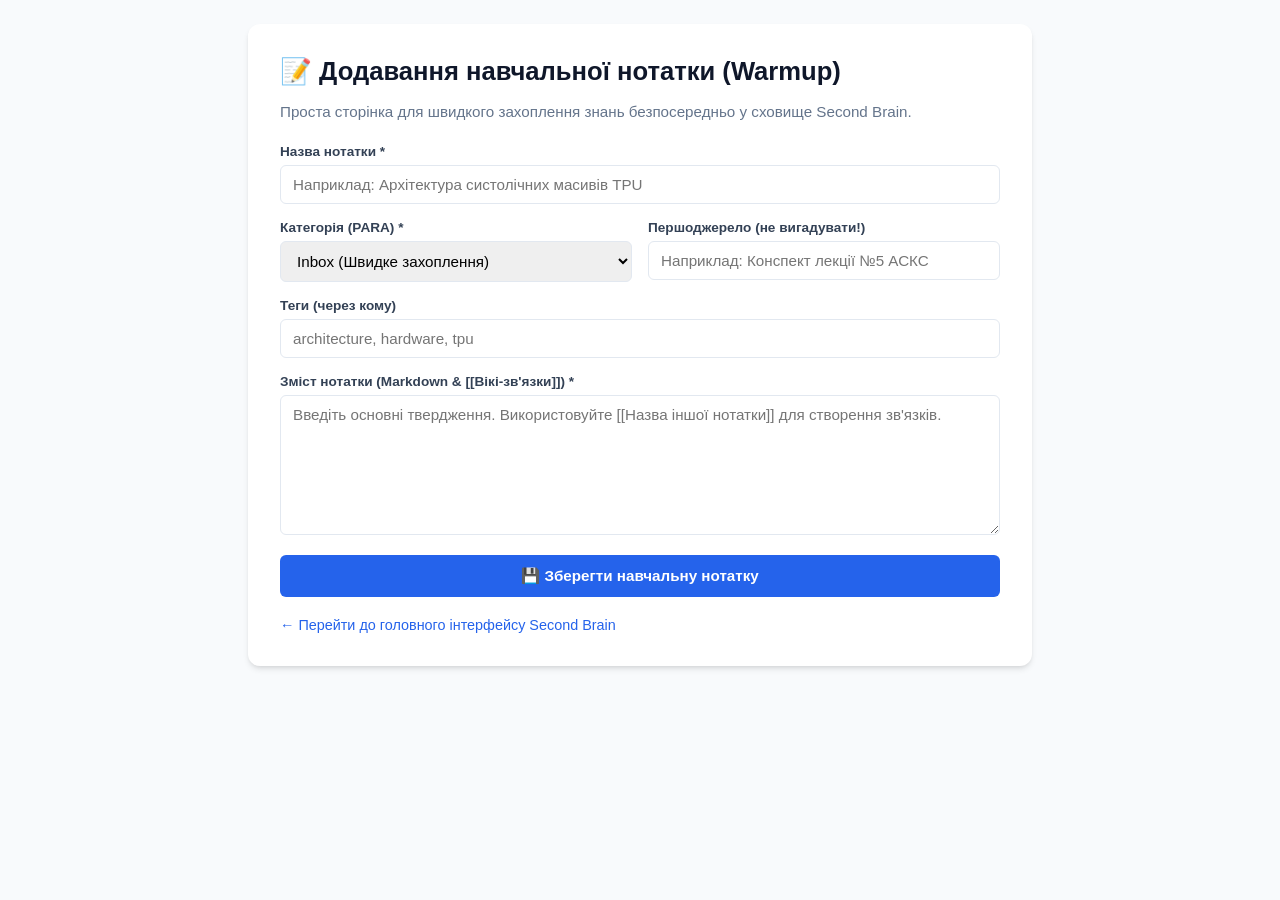
<file: src/static/warmup.html>
<!DOCTYPE html>
<html lang="uk">
<head>
    <meta charset="UTF-8">
    <meta name="viewport" content="width=device-width, initial-scale=1.0">
    <title>Розігрів: Додавання навчальної нотатки</title>
    <style>
        :root {
            --primary: #2563eb;
            --primary-hover: #1d4ed8;
            --bg: #f8fafc;
            --card-bg: #ffffff;
            --text: #1e293b;
            --border: #e2e8f0;
            --success: #16a34a;
        }
        body {
            font-family: -apple-system, BlinkMacSystemFont, "Segoe UI", Roboto, Helvetica, Arial, sans-serif;
            background-color: var(--bg);
            color: var(--text);
            margin: 0;
            padding: 24px;
            display: flex;
            justify-content: center;
        }
        .container {
            max-width: 720px;
            width: 100%;
            background: var(--card-bg);
            padding: 32px;
            border-radius: 12px;
            box-shadow: 0 4px 6px -1px rgba(0,0,0,0.1), 0 2px 4px -2px rgba(0,0,0,0.1);
        }
        h1 {
            margin-top: 0;
            font-size: 1.6rem;
            color: #0f172a;
        }
        .desc {
            color: #64748b;
            font-size: 0.95rem;
            margin-bottom: 24px;
        }
        .form-group {
            margin-bottom: 16px;
        }
        label {
            display: block;
            font-weight: 600;
            font-size: 0.85rem;
            margin-bottom: 6px;
            color: #334155;
        }
        input[type="text"], select, textarea {
            width: 100%;
            box-sizing: border-box;
            padding: 10px 12px;
            border: 1px solid var(--border);
            border-radius: 6px;
            font-size: 0.95rem;
            font-family: inherit;
        }
        input:focus, select:focus, textarea:focus {
            outline: none;
            border-color: var(--primary);
            box-shadow: 0 0 0 3px rgba(37,99,235,0.15);
        }
        textarea {
            min-height: 140px;
            resize: vertical;
        }
        .row {
            display: flex;
            gap: 16px;
        }
        .row .form-group {
            flex: 1;
        }
        .btn-submit {
            background-color: var(--primary);
            color: #ffffff;
            border: none;
            padding: 12px 20px;
            font-weight: 600;
            font-size: 0.95rem;
            border-radius: 6px;
            cursor: pointer;
            transition: background 0.2s;
            width: 100%;
        }
        .btn-submit:hover {
            background-color: var(--primary-hover);
        }
        .alert {
            display: none;
            margin-top: 16px;
            padding: 12px;
            border-radius: 6px;
            font-size: 0.9rem;
        }
        .alert.success {
            display: block;
            background-color: #dcfce7;
            color: var(--success);
            border: 1px solid #bbf7d0;
        }
        .back-link {
            display: inline-block;
            margin-top: 20px;
            color: var(--primary);
            text-decoration: none;
            font-size: 0.9rem;
            font-weight: 500;
        }
    </style>
</head>
<body>
    <div class="container">
        <h1>📝 Додавання навчальної нотатки (Warmup)</h1>
        <p class="desc">Проста сторінка для швидкого захоплення знань безпосередньо у сховище Second Brain.</p>

        <form id="noteForm">
            <div class="form-group">
                <label for="title">Назва нотатки *</label>
                <input type="text" id="title" required placeholder="Наприклад: Архітектура систолічних масивів TPU">
            </div>

            <div class="row">
                <div class="form-group">
                    <label for="category">Категорія (PARA) *</label>
                    <select id="category">
                        <option value="Inbox" selected>Inbox (Швидке захоплення)</option>
                        <option value="Projects">Projects (Активні результати)</option>
                        <option value="Areas">Areas (Постійні сфери)</option>
                        <option value="Resources">Resources (Матеріали та знання)</option>
                        <option value="Archives">Archives (Архівоване)</option>
                    </select>
                </div>
                <div class="form-group">
                    <label for="source">Першоджерело (не вигадувати!)</label>
                    <input type="text" id="source" placeholder="Наприклад: Конспект лекції №5 АСКС">
                </div>
            </div>

            <div class="form-group">
                <label for="tags">Теги (через кому)</label>
                <input type="text" id="tags" placeholder="architecture, hardware, tpu">
            </div>

            <div class="form-group">
                <label for="content">Зміст нотатки (Markdown & [[Вікі-зв'язки]]) *</label>
                <textarea id="content" required placeholder="Введіть основні твердження. Використовуйте [[Назва іншої нотатки]] для створення зв'язків."></textarea>
            </div>

            <button type="submit" class="btn-submit">💾 Зберегти навчальну нотатку</button>
        </form>

        <div id="statusAlert" class="alert"></div>

        <a href="/" class="back-link">← Перейти до головного інтерфейсу Second Brain</a>
    </div>

    <script>
        const form = document.getElementById('noteForm');
        const alertBox = document.getElementById('statusAlert');

        form.addEventListener('submit', async (e) => {
            e.preventDefault();
            const tags = document.getElementById('tags').value
                .split(',')
                .map(t => t.trim())
                .filter(Boolean);

            const payload = {
                title: document.getElementById('title').value.trim(),
                category: document.getElementById('category').value,
                source: document.getElementById('source').value.trim() || 'власний конспект',
                tags: tags,
                content: document.getElementById('content').value.trim()
            };

            try {
                const res = await fetch('/api/notes', {
                    method: 'POST',
                    headers: { 'Content-Type': 'application/json' },
                    body: JSON.stringify(payload)
                });
                if (res.ok) {
                    const data = await res.json();
                    alertBox.className = 'alert success';
                    alertBox.textContent = `✅ Нотатку успішно збережено у notes/${data.category}/${data.filename}!`;
                    form.reset();
                } else {
                    alertBox.className = 'alert';
                    alertBox.style.display = 'block';
                    alertBox.style.backgroundColor = '#fee2e2';
                    alertBox.style.color = '#b91c1c';
                    alertBox.textContent = '❌ Помилка при збереженні нотатки.';
                }
            } catch (err) {
                alertBox.className = 'alert';
                alertBox.style.display = 'block';
                alertBox.style.backgroundColor = '#fee2e2';
                alertBox.style.color = '#b91c1c';
                alertBox.textContent = '❌ Помилка з\'єднання з сервером: ' + err.message;
            }
        });
    </script>
</body>
</html>
</file>
